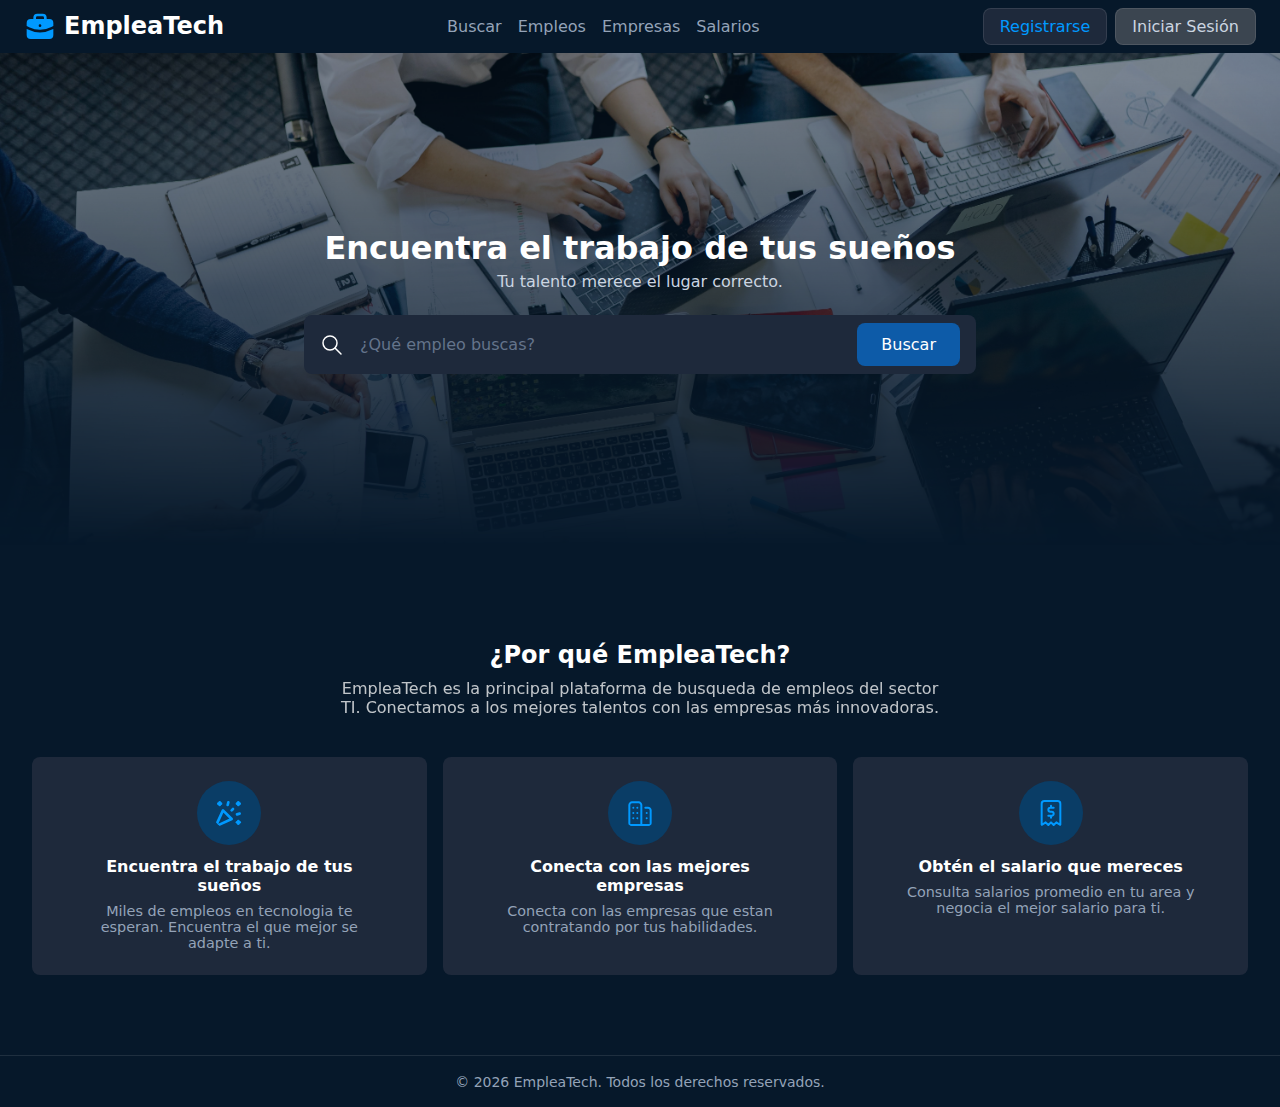
<file: index.html>
<!DOCTYPE html>
<html lang="es">
  <head>
    <meta charset="UTF-8" />
    <meta name="viewport" content="width=device-width, initial-scale=1.0" />
    <meta name="description" content="Plataforma para encontrar ofertas laborales." />
    <link rel="stylesheet" href="styles.css" />
    <title>EmpleaTech</title>
  </head>
  <body class="inicio">
    <header>
      <h3>
        <svg
          xmlns="http://www.w3.org/2000/svg"
          width="24"
          height="24"
          viewBox="0 0 24 24"
          fill="currentColor"
          class="icon icon-tabler icons-tabler-filled icon-tabler-briefcase"
        >
          <path stroke="none" d="M0 0h24v24H0z" fill="none" />
          <path
            d="M22 13.478v4.522a3 3 0 0 1 -3 3h-14a3 3 0 0 1 -3 -3v-4.522l.553 .277a20.999 20.999 0 0 0 18.897 -.002l.55 -.275zm-8 -11.478a3 3 0 0 1 3 3v1h2a3 3 0 0 1 3 3v2.242l-1.447 .724a19.002 19.002 0 0 1 -16.726 .186l-.647 -.32l-1.18 -.59v-2.242a3 3 0 0 1 3 -3h2v-1a3 3 0 0 1 3 -3h4zm-2 8a1 1 0 0 0 -1 1a1 1 0 1 0 2 .01c0 -.562 -.448 -1.01 -1 -1.01zm2 -6h-4a1 1 0 0 0 -1 1v1h6v-1a1 1 0 0 0 -1 -1z"
          />
        </svg>
        EmpleaTech
      </h3>
      <nav>
        <a href="#">Buscar</a>
        <a href="empleos.html">Empleos</a>
        <a href="#">Empresas</a>
        <a href="#">Salarios</a>
      </nav>
      <div>
        <a href="">Registrarse</a>
        <a href="">Iniciar Sesión</a>
      </div>
    </header>
    <main>
      <section>
        <img src="./background.webp" />
        <h1>Encuentra el trabajo de tus sueños</h1>
        <p>
          Tu talento merece el lugar correcto.
        </p>
        <form role="search">
          <svg
            xmlns="http://www.w3.org/2000/svg"
            width="24"
            height="24"
            viewBox="0 0 24 24"
            fill="none"
            stroke="currentColor"
            stroke-width="1.5"
            stroke-linecap="round"
            stroke-linejoin="round"
            class="icon icon-tabler icons-tabler-outline icon-tabler-search"
          >
            <path stroke="none" d="M0 0h24v24H0z" fill="none" />
            <path d="M10 10m-7 0a7 7 0 1 0 14 0a7 7 0 1 0 -14 0" />
            <path d="M21 21l-6 -6" />
          </svg>
          <input type="text" placeholder="¿Qué empleo buscas?" />
          <button type="submit">Buscar</button>
        </form>
      </section>
      <section>
        <header>
          <h2>¿Por qué EmpleaTech?</h2>
          <p>
            EmpleaTech es la principal plataforma de busqueda de empleos del
            sector TI. Conectamos a los mejores talentos con las empresas más
            innovadoras.
          </p>
        </header>
        <div>
          <article>
            <svg
              xmlns="http://www.w3.org/2000/svg"
              width="24"
              height="24"
              viewBox="0 0 24 24"
              fill="none"
              stroke="currentColor"
              stroke-width="2"
              stroke-linecap="round"
              stroke-linejoin="round"
              class="icon icon-tabler icons-tabler-outline icon-tabler-confetti"
            >
              <path stroke="none" d="M0 0h24v24H0z" fill="none" />
              <path d="M4 5h2" />
              <path d="M5 4v2" />
              <path d="M11.5 4l-.5 2" />
              <path d="M18 5h2" />
              <path d="M19 4v2" />
              <path d="M15 9l-1 1" />
              <path d="M18 13l2 -.5" />
              <path d="M18 19h2" />
              <path d="M19 18v2" />
              <path
                d="M14 16.518l-6.518 -6.518l-4.39 9.58a1 1 0 0 0 1.329 1.329l9.579 -4.39z"
              />
            </svg>
            <h4>Encuentra el trabajo de tus sueños</h4>
            <p>
              Miles de empleos en tecnologia te esperan. Encuentra el que mejor
              se adapte a ti.
            </p>
          </article>
          <article>
            <svg
              xmlns="http://www.w3.org/2000/svg"
              width="24"
              height="24"
              viewBox="0 0 24 24"
              fill="none"
              stroke="currentColor"
              stroke-width="1.5"
              stroke-linecap="round"
              stroke-linejoin="round"
              class="icon icon-tabler icons-tabler-outline icon-tabler-buildings"
            >
              <path stroke="none" d="M0 0h24v24H0z" fill="none" />
              <path d="M4 21v-15c0 -1 1 -2 2 -2h5c1 0 2 1 2 2v15" />
              <path d="M16 8h2c1 0 2 1 2 2v11" />
              <path d="M3 21h18" />
              <path d="M10 12v0" />
              <path d="M10 16v0" />
              <path d="M10 8v0" />
              <path d="M7 12v0" />
              <path d="M7 16v0" />
              <path d="M7 8v0" />
              <path d="M17 12v0" />
              <path d="M17 16v0" />
            </svg>
            <h4>Conecta con las mejores empresas</h4>
            <p>
              Conecta con las empresas que estan contratando por tus
              habilidades.
            </p>
          </article>
          <article>
            <svg
              xmlns="http://www.w3.org/2000/svg"
              width="24"
              height="24"
              viewBox="0 0 24 24"
              fill="none"
              stroke="currentColor"
              stroke-width="1.5"
              stroke-linecap="round"
              stroke-linejoin="round"
              class="icon icon-tabler icons-tabler-outline icon-tabler-receipt-2"
            >
              <path stroke="none" d="M0 0h24v24H0z" fill="none" />
              <path
                d="M5 21v-16a2 2 0 0 1 2 -2h10a2 2 0 0 1 2 2v16l-3 -2l-2 2l-2 -2l-2 2l-2 -2l-3 2"
              />
              <path
                d="M14 8h-2.5a1.5 1.5 0 0 0 0 3h1a1.5 1.5 0 0 1 0 3h-2.5m2 0v1.5m0 -9v1.5"
              />
            </svg>
            <h4>Obtén el salario que mereces</h4>
            <p>
              Consulta salarios promedio en tu area y negocia el mejor salario
              para ti.
            </p>
          </article>
        </div>
      </section>
    </main>
    <footer>
      <small>&copy; 2026 EmpleaTech. Todos los derechos reservados.</small>
    </footer>
  </body>
</html>
</file>
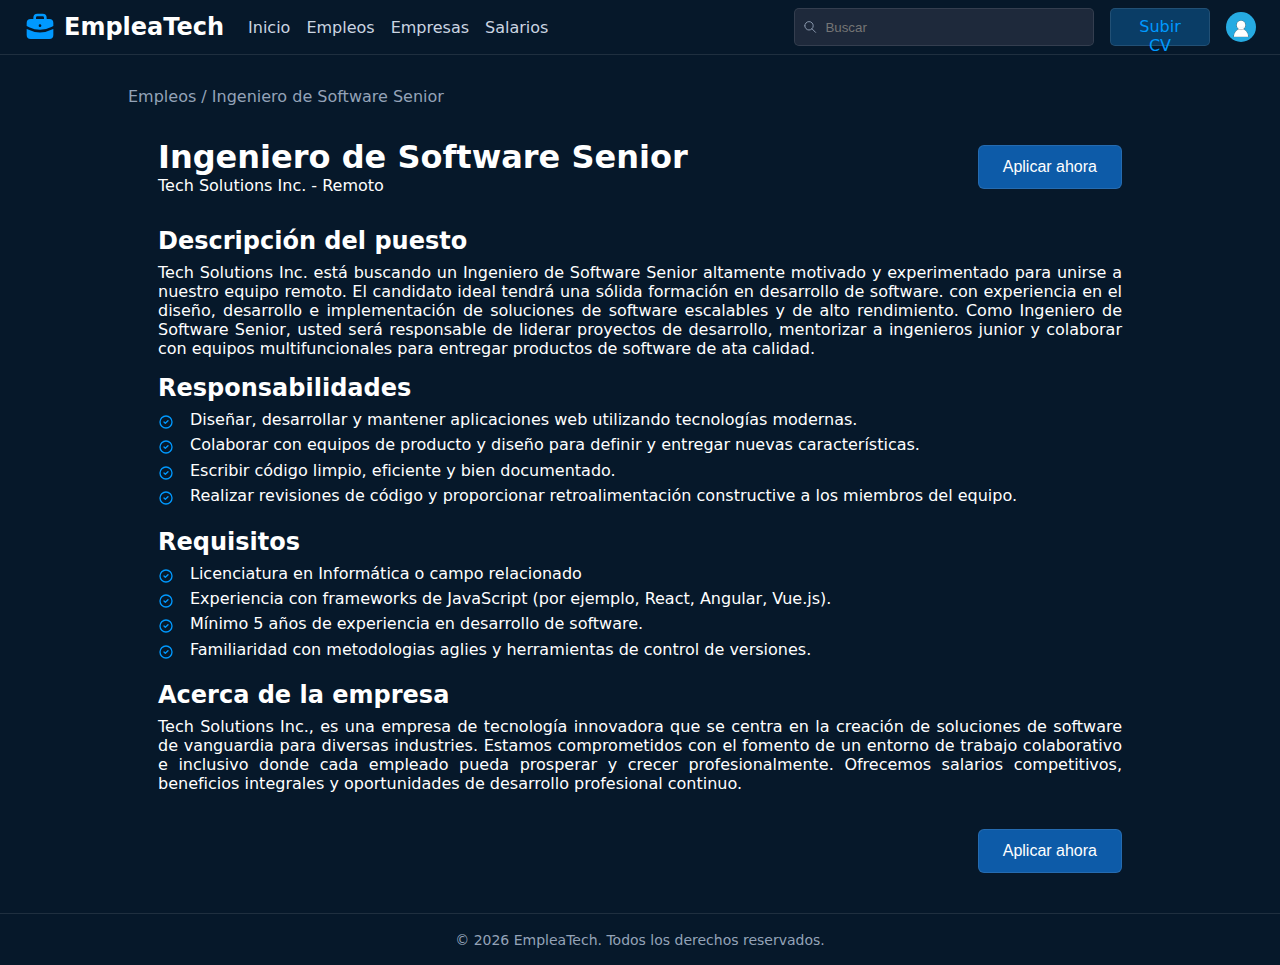
<file: detalles-empleo.html>
<!DOCTYPE html>
<html lang="es">
  <head>
    <meta charset="UTF-8" />
    <meta name="viewport" content="width=device-width, initial-scale=1.0" />
    <meta
      name="description"
      content="Detalles sobre la oferta laboral."
    />
    <link rel="stylesheet" href="./styles.css" />
    <script src="script.js" defer></script>
    <title>Detalles del empleo</title>
  </head>
  <body class="detalles-empleo">
    <header>
      <div>
        <h2>
          <svg
            xmlns="http://www.w3.org/2000/svg"
            width="24"
            height="24"
            viewBox="0 0 24 24"
            fill="currentColor"
            class="icon icon-tabler icons-tabler-filled icon-tabler-briefcase"
          >
            <path stroke="none" d="M0 0h24v24H0z" fill="none" />
            <path
              d="M22 13.478v4.522a3 3 0 0 1 -3 3h-14a3 3 0 0 1 -3 -3v-4.522l.553 .277a20.999 20.999 0 0 0 18.897 -.002l.55 -.275zm-8 -11.478a3 3 0 0 1 3 3v1h2a3 3 0 0 1 3 3v2.242l-1.447 .724a19.002 19.002 0 0 1 -16.726 .186l-.647 -.32l-1.18 -.59v-2.242a3 3 0 0 1 3 -3h2v-1a3 3 0 0 1 3 -3h4zm-2 8a1 1 0 0 0 -1 1a1 1 0 1 0 2 .01c0 -.562 -.448 -1.01 -1 -1.01zm2 -6h-4a1 1 0 0 0 -1 1v1h6v-1a1 1 0 0 0 -1 -1z"
            />
          </svg>
          EmpleaTech
        </h2>
        <nav>
          <a href="./index.html">Inicio</a>
          <a href="./empleos.html">Empleos</a>
          <a href="">Empresas</a>
          <a href="">Salarios</a>
        </nav>
      </div>
      <div>
        <form action="">
          <label>
            <svg
              xmlns="http://www.w3.org/2000/svg"
              width="16"
              height="16"
              viewBox="0 0 24 24"
              fill="none"
              stroke="currentColor"
              stroke-width="1.5"
              stroke-linecap="round"
              stroke-linejoin="round"
              class="icon icon-tabler icons-tabler-outline icon-tabler-search"
            >
              <path stroke="none" d="M0 0h24v24H0z" fill="none" />
              <path d="M10 10m-7 0a7 7 0 1 0 14 0a7 7 0 1 0 -14 0" />
              <path d="M21 21l-6 -6" />
            </svg>
            <input
              type="text"
              placeholder="Buscar"
            />
          </label>
        </form>
        <a href="">Subir CV</a>
        <a href=""><img src="profile.webp" alt="imagen de perfil" /></a>
      </div>
    </header>
    <main>
      <p><span>Empleos / </span>Ingeniero de Software Senior</p>
      <div>
        <section class="primer-section">
          <div>
            <h1>Ingeniero de Software Senior</h1>
            <p>Tech Solutions Inc. - Remoto</p>
          </div>
          <button class="btn-aplicar">Aplicar ahora</button>
        </section>
        <section>
          <h2>Descripción del puesto</h2>
          <p class="parrafo">Tech Solutions Inc. está buscando un Ingeniero de Software Senior altamente motivado y experimentado para unirse a nuestro equipo remoto. El candidato ideal tendrá una sólida formación en desarrollo de software. con experiencia en el diseño, desarrollo e implementación de soluciones de software escalables y de alto rendimiento. Como Ingeniero de Software Senior, usted será responsable de liderar proyectos de desarrollo, mentorizar a ingenieros junior y colaborar con equipos multifuncionales para entregar productos de software de ata calidad.</p>
        </section>
        <section>
          <h2>Responsabilidades</h2>
          <ul>
            <li>
              <svg xmlns="http://www.w3.org/2000/svg" width="24" height="24" viewBox="0 0 24 24" fill="none" stroke="currentColor" stroke-width="2" stroke-linecap="round" stroke-linejoin="round" class="icon icon-tabler icons-tabler-outline icon-tabler-circle-check"><path stroke="none" d="M0 0h24v24H0z" fill="none"/><path d="M12 12m-9 0a9 9 0 1 0 18 0a9 9 0 1 0 -18 0" /><path d="M9 12l2 2l4 -4" /></svg>Diseñar, desarrollar y mantener aplicaciones web utilizando tecnologías modernas.</li>
            <li><svg xmlns="http://www.w3.org/2000/svg" width="24" height="24" viewBox="0 0 24 24" fill="none" stroke="currentColor" stroke-width="2" stroke-linecap="round" stroke-linejoin="round" class="icon icon-tabler icons-tabler-outline icon-tabler-circle-check"><path stroke="none" d="M0 0h24v24H0z" fill="none"/><path d="M12 12m-9 0a9 9 0 1 0 18 0a9 9 0 1 0 -18 0" /><path d="M9 12l2 2l4 -4" /></svg>Colaborar con equipos de producto y diseño para definir y entregar nuevas características.</li>
            <li><svg xmlns="http://www.w3.org/2000/svg" width="24" height="24" viewBox="0 0 24 24" fill="none" stroke="currentColor" stroke-width="2" stroke-linecap="round" stroke-linejoin="round" class="icon icon-tabler icons-tabler-outline icon-tabler-circle-check"><path stroke="none" d="M0 0h24v24H0z" fill="none"/><path d="M12 12m-9 0a9 9 0 1 0 18 0a9 9 0 1 0 -18 0" /><path d="M9 12l2 2l4 -4" /></svg>Escribir código limpio, eficiente y bien documentado.</li>
            <li><svg xmlns="http://www.w3.org/2000/svg" width="24" height="24" viewBox="0 0 24 24" fill="none" stroke="currentColor" stroke-width="2" stroke-linecap="round" stroke-linejoin="round" class="icon icon-tabler icons-tabler-outline icon-tabler-circle-check"><path stroke="none" d="M0 0h24v24H0z" fill="none"/><path d="M12 12m-9 0a9 9 0 1 0 18 0a9 9 0 1 0 -18 0" /><path d="M9 12l2 2l4 -4" /></svg>Realizar revisiones de código y proporcionar retroalimentación constructive a los miembros del equipo.</li>
          </ul>
        </section>
        <section>
          <h2>Requisitos</h2>
          <ul>
            <li><svg xmlns="http://www.w3.org/2000/svg" width="24" height="24" viewBox="0 0 24 24" fill="none" stroke="currentColor" stroke-width="2" stroke-linecap="round" stroke-linejoin="round" class="icon icon-tabler icons-tabler-outline icon-tabler-circle-check"><path stroke="none" d="M0 0h24v24H0z" fill="none"/><path d="M12 12m-9 0a9 9 0 1 0 18 0a9 9 0 1 0 -18 0" /><path d="M9 12l2 2l4 -4" /></svg>Licenciatura en Informática o campo relacionado</li>
            <li><svg xmlns="http://www.w3.org/2000/svg" width="24" height="24" viewBox="0 0 24 24" fill="none" stroke="currentColor" stroke-width="2" stroke-linecap="round" stroke-linejoin="round" class="icon icon-tabler icons-tabler-outline icon-tabler-circle-check"><path stroke="none" d="M0 0h24v24H0z" fill="none"/><path d="M12 12m-9 0a9 9 0 1 0 18 0a9 9 0 1 0 -18 0" /><path d="M9 12l2 2l4 -4" /></svg>Experiencia con frameworks de JavaScript (por ejemplo, React, Angular, Vue.js).</li>
            <li><svg xmlns="http://www.w3.org/2000/svg" width="24" height="24" viewBox="0 0 24 24" fill="none" stroke="currentColor" stroke-width="2" stroke-linecap="round" stroke-linejoin="round" class="icon icon-tabler icons-tabler-outline icon-tabler-circle-check"><path stroke="none" d="M0 0h24v24H0z" fill="none"/><path d="M12 12m-9 0a9 9 0 1 0 18 0a9 9 0 1 0 -18 0" /><path d="M9 12l2 2l4 -4" /></svg>Mínimo 5 años de experiencia en desarrollo de software.</li>
            <li><svg xmlns="http://www.w3.org/2000/svg" width="24" height="24" viewBox="0 0 24 24" fill="none" stroke="currentColor" stroke-width="2" stroke-linecap="round" stroke-linejoin="round" class="icon icon-tabler icons-tabler-outline icon-tabler-circle-check"><path stroke="none" d="M0 0h24v24H0z" fill="none"/><path d="M12 12m-9 0a9 9 0 1 0 18 0a9 9 0 1 0 -18 0" /><path d="M9 12l2 2l4 -4" /></svg>Familiaridad con metodologias aglies y herramientas de control de versiones.</li>
          </ul>
        </section>
        <section>
          <h2>Acerca de la empresa</h2>
          <p class="parrafo">Tech Solutions Inc., es una empresa de tecnología innovadora que se centra en la creación de soluciones de software de vanguardia para diversas industries. Estamos comprometidos con el fomento de un entorno de trabajo colaborativo e inclusivo donde cada empleado pueda prosperar y crecer profesionalmente. Ofrecemos salarios competitivos, beneficios integrales y oportunidades de desarrollo profesional continuo.</p>
        </section>
        <button class="btn-aplicar ult-btn-aplicar">Aplicar ahora</button>
      </div>
    </main>
    <footer>
      <small>&copy; 2026 EmpleaTech. Todos los derechos reservados.</small>
    </footer>
  </body>
</html>
</file>
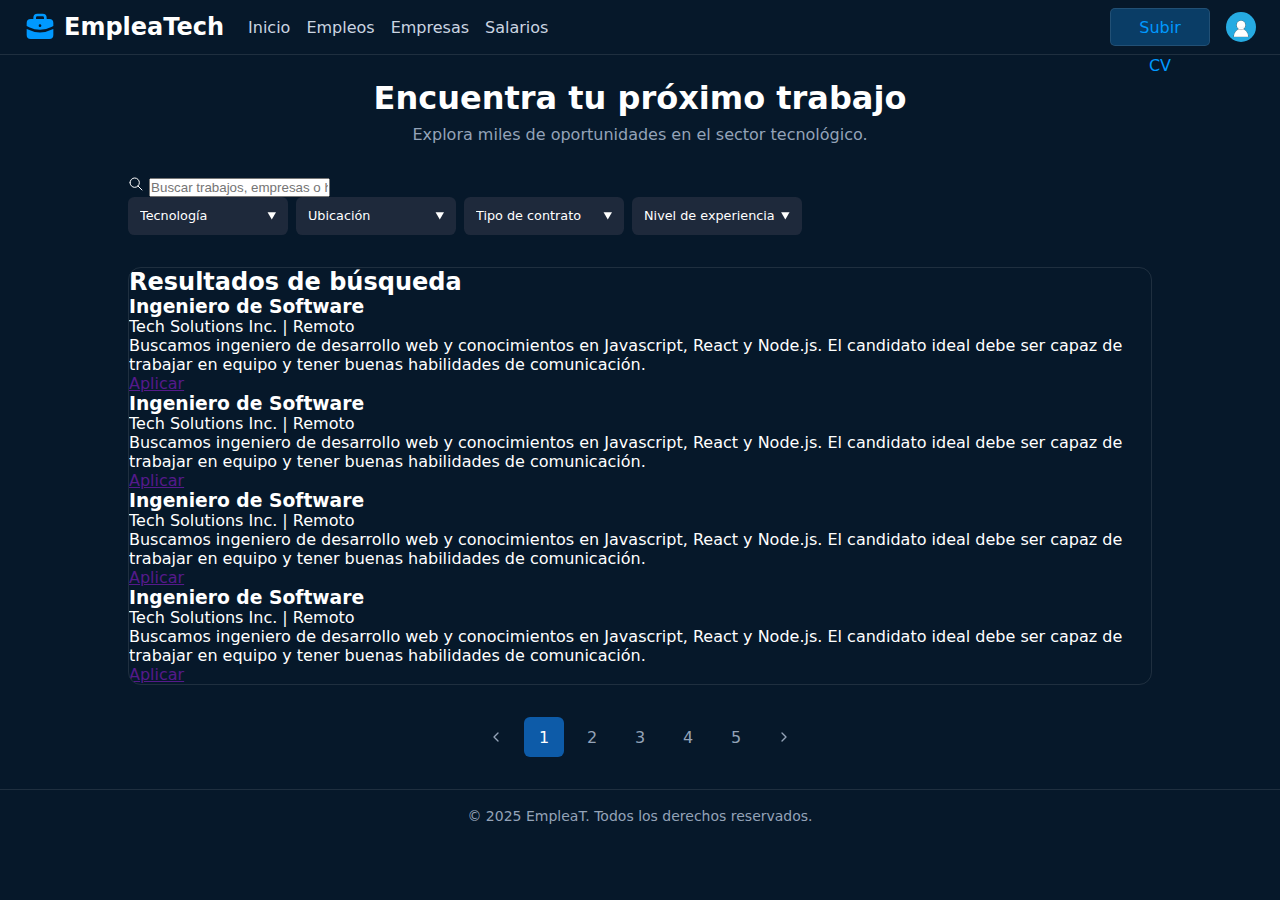
<file: empleo.html>
<!DOCTYPE html>
<html lang="es">
  <head>
    <title>Resultados de Búsqueda - EmpleaTech</title>
    <meta charset="UTF-8" />
    <meta
      name="description"
      content="Resultados de búsqueda de ofertas laborales en EmpleaTech."
    />
    <link rel="stylesheet" href="./styles.css" />
  </head>
  <body class="empleos">
    <header>
      <div>
        <h2>
          <svg
            xmlns="http://www.w3.org/2000/svg"
            width="24"
            height="24"
            viewBox="0 0 24 24"
            fill="currentColor"
            class="icon icon-tabler icons-tabler-filled icon-tabler-briefcase"
          >
            <path stroke="none" d="M0 0h24v24H0z" fill="none" />
            <path
              d="M22 13.478v4.522a3 3 0 0 1 -3 3h-14a3 3 0 0 1 -3 -3v-4.522l.553 .277a20.999 20.999 0 0 0 18.897 -.002l.55 -.275zm-8 -11.478a3 3 0 0 1 3 3v1h2a3 3 0 0 1 3 3v2.242l-1.447 .724a19.002 19.002 0 0 1 -16.726 .186l-.647 -.32l-1.18 -.59v-2.242a3 3 0 0 1 3 -3h2v-1a3 3 0 0 1 3 -3h4zm-2 8a1 1 0 0 0 -1 1a1 1 0 1 0 2 .01c0 -.562 -.448 -1.01 -1 -1.01zm2 -6h-4a1 1 0 0 0 -1 1v1h6v-1a1 1 0 0 0 -1 -1z"
            />
          </svg>
          EmpleaTech
        </h2>
        <nav>
          <a href="./index.html">Inicio</a>
          <a href="">Empleos</a>
          <a href="">Empresas</a>
          <a href="">Salarios</a>
        </nav>
      </div>
      <div>
        <a href="">Subir CV</a>
        <a href=""><img src="profile.webp" alt="imagen de perfil" /></a>
      </div>
    </header>
    <main>
      <section>
        <h1>Encuentra tu próximo trabajo</h1>
        <p>Explora miles de oportunidades en el sector tecnológico.</p>
        <form action="">
          <div>
            <svg
              xmlns="http://www.w3.org/2000/svg"
              width="16"
              height="16"
              viewBox="0 0 24 24"
              fill="none"
              stroke="currentColor"
              stroke-width="1.5"
              stroke-linecap="round"
              stroke-linejoin="round"
              class="icon icon-tabler icons-tabler-outline icon-tabler-search"
            >
              <path stroke="none" d="M0 0h24v24H0z" fill="none" />
              <path d="M10 10m-7 0a7 7 0 1 0 14 0a7 7 0 1 0 -14 0" />
              <path d="M21 21l-6 -6" />
            </svg>
            <input
              type="text"
              placeholder="Buscar trabajos, empresas o habilidades"
            />
          </div>
          <div>
            <select name="" id="">
              <option value="">Tecnología</option>
            </select>
            <select name="" id="">
              <option value="">Ubicación</option>
            </select>
            <select name="" id="">
              <option value="">Tipo de contrato</option>
            </select>
            <select name="" id="">
              <option value="">Nivel de experiencia</option>
            </select>
          </div>
        </form>
      </section>
      <section>
        <h2>Resultados de búsqueda</h2>
        <div>
          <h3>Ingeniero de Software</h3>
          <p>Tech Solutions Inc. | Remoto</p>
          <p>
            Buscamos ingeniero de desarrollo web y conocimientos en Javascript,
            React y Node.js. El candidato ideal debe ser capaz de trabajar en
            equipo y tener buenas habilidades de comunicación.
          </p>
          <a href="">Aplicar</a>
        </div>
        <div>
          <h3>Ingeniero de Software</h3>
          <p>Tech Solutions Inc. | Remoto</p>
          <p>
            Buscamos ingeniero de desarrollo web y conocimientos en Javascript,
            React y Node.js. El candidato ideal debe ser capaz de trabajar en
            equipo y tener buenas habilidades de comunicación.
          </p>
          <a href="">Aplicar</a>
        </div>
        <div>
          <h3>Ingeniero de Software</h3>
          <p>Tech Solutions Inc. | Remoto</p>
          <p>
            Buscamos ingeniero de desarrollo web y conocimientos en Javascript,
            React y Node.js. El candidato ideal debe ser capaz de trabajar en
            equipo y tener buenas habilidades de comunicación.
          </p>
          <a href="">Aplicar</a>
        </div>
        <div>
          <h3>Ingeniero de Software</h3>
          <p>Tech Solutions Inc. | Remoto</p>
          <p>
            Buscamos ingeniero de desarrollo web y conocimientos en Javascript,
            React y Node.js. El candidato ideal debe ser capaz de trabajar en
            equipo y tener buenas habilidades de comunicación.
          </p>
          <a href="">Aplicar</a>
        </div>
      </section>
      <nav class="pagination">
        <a href="#">
          <svg
            xmlns="http://www.w3.org/2000/svg"
            width="16"
            height="16"
            viewBox="0 0 24 24"
            fill="none"
            stroke="currentColor"
            stroke-width="2"
            stroke-linecap="round"
            stroke-linejoin="round"
            class="icon icon-tabler icons-tabler-outline icon-tabler-chevron-left"
          >
            <path stroke="none" d="M0 0h24v24H0z" fill="none" />
            <path d="M15 6l-6 6l6 6" />
          </svg>
        </a>
        <a href="#" class="is-active" tabindex="-1">1</a>
        <a href="#">2</a>
        <a href="#">3</a>
        <a href="#">4</a>
        <a href="#">5</a>
        <a href="#">
          <svg
            xmlns="http://www.w3.org/2000/svg"
            width="16"
            height="16"
            viewBox="0 0 24 24"
            fill="none"
            stroke="currentColor"
            stroke-width="2"
            stroke-linecap="round"
            stroke-linejoin="round"
            class="icon icon-tabler icons-tabler-outline icon-tabler-chevron-right"
          >
            <path stroke="none" d="M0 0h24v24H0z" fill="none" />
            <path d="M9 6l6 6l-6 6" />
          </svg>
        </a>
      </nav>
    </main>
    <footer>
      <small>&copy; 2025 EmpleaT. Todos los derechos reservados.</small>
    </footer>
  </body>
</html>
</file>
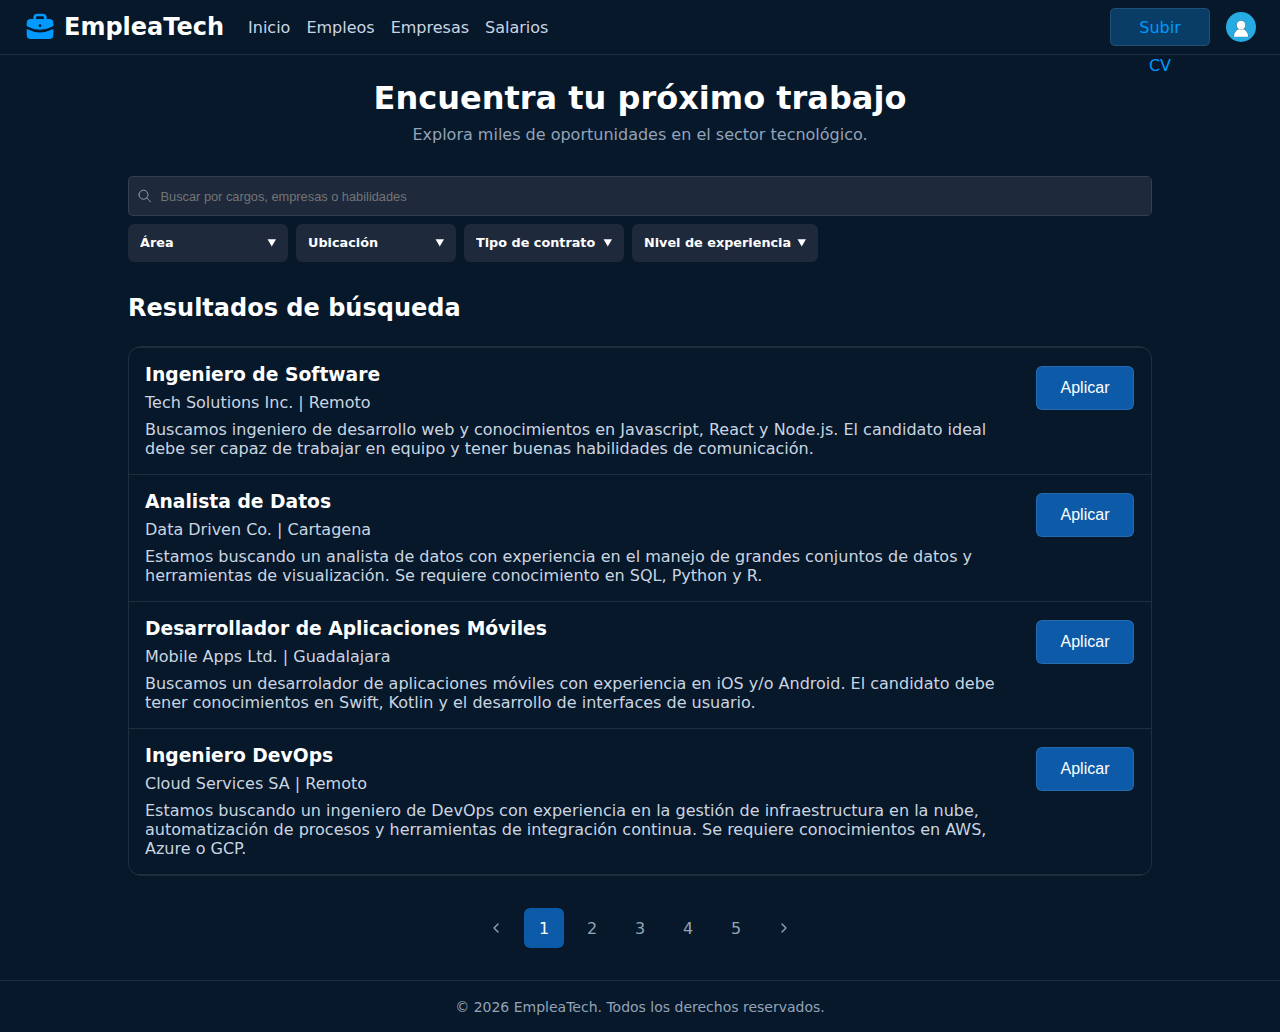
<file: empleos.html>
<!DOCTYPE html>
<html lang="es">
  <head>
    <meta charset="UTF-8" />
    <meta name="viewport" content="width=device-width, initial-scale=1.0" />
    <meta name="description" content="Resultados de búsqueda de ofertas laborales en EmpleaTech." />
    <link rel="stylesheet" href="./styles.css" />
    <script src="script.js" defer></script>
    <title>Resultados búsqueda</title>
  </head>
  <body class="empleos">
    <header>
      <div>
        <h2>
          <svg
            xmlns="http://www.w3.org/2000/svg"
            width="24"
            height="24"
            viewBox="0 0 24 24"
            fill="currentColor"
            class="icon icon-tabler icons-tabler-filled icon-tabler-briefcase"
          >
            <path stroke="none" d="M0 0h24v24H0z" fill="none" />
            <path
              d="M22 13.478v4.522a3 3 0 0 1 -3 3h-14a3 3 0 0 1 -3 -3v-4.522l.553 .277a20.999 20.999 0 0 0 18.897 -.002l.55 -.275zm-8 -11.478a3 3 0 0 1 3 3v1h2a3 3 0 0 1 3 3v2.242l-1.447 .724a19.002 19.002 0 0 1 -16.726 .186l-.647 -.32l-1.18 -.59v-2.242a3 3 0 0 1 3 -3h2v-1a3 3 0 0 1 3 -3h4zm-2 8a1 1 0 0 0 -1 1a1 1 0 1 0 2 .01c0 -.562 -.448 -1.01 -1 -1.01zm2 -6h-4a1 1 0 0 0 -1 1v1h6v-1a1 1 0 0 0 -1 -1z"
            />
          </svg>
          EmpleaTech
        </h2>
        <nav>
          <a href="./index.html">Inicio</a>
          <a href="">Empleos</a>
          <a href="">Empresas</a>
          <a href="">Salarios</a>
        </nav>
      </div>
      <div>
        <a href="">Subir CV</a>
        <a href=""><img src="profile.webp" alt="imagen de perfil" /></a>
      </div>
    </header>
    <main>
      <section>
        <h1>Encuentra tu próximo trabajo</h1>
        <p>Explora miles de oportunidades en el sector tecnológico.</p>
        <form id="formulario-empleos">
          <label>
            <svg
              xmlns="http://www.w3.org/2000/svg"
              width="16"
              height="16"
              viewBox="0 0 24 24"
              fill="none"
              stroke="currentColor"
              stroke-width="1.5"
              stroke-linecap="round"
              stroke-linejoin="round"
              class="icon icon-tabler icons-tabler-outline icon-tabler-search"
            >
              <path stroke="none" d="M0 0h24v24H0z" fill="none" />
              <path d="M10 10m-7 0a7 7 0 1 0 14 0a7 7 0 1 0 -14 0" />
              <path d="M21 21l-6 -6" />
            </svg>
            <input
              id="buscador-empleos"
              name="search"
              type="text"
              placeholder="Buscar por cargos, empresas o habilidades"
            />
          </label>
          <div>
            <select name="area" id="">
              <button><selectedcontent></selectedcontent></button>
              <option value="">Área</option>
            </select>
            <select name="location" id="filtro-ubicacion">
              <button><selectedcontent></selectedcontent></button>
              <option value="" selected disabled hidden>Ubicación</option>
              <option value="all">Todas</option>
              <option value="Cartagena">Cartagena</option>
              <option value="Guadalajara">Guadalajara</option>
              <option value="Remoto">Remoto</option>
            </select>
            <select name="contract" id="">
              <button><selectedcontent></selectedcontent></button>
              <option value="">Tipo de contrato</option>
              <option value="">Obra labor</option>
            </select>
            <select name="experience" id="">
              <button><selectedcontent></selectedcontent></button>
              <option value="">Nivel de experiencia</option>
            </select>
          </div>
        </form>
      </section>
      <h2>Resultados de búsqueda</h2>
      <section class="contenedor-ofertas"> 
        <article tabindex="0" role="link" class="tarjeta-oferta">
          <h3>Ingeniero de Software</h3>
          <p>Tech Solutions Inc. | <span class="ubicacion">Remoto</span></p>
          <p>
            Buscamos ingeniero de desarrollo web y conocimientos en Javascript,
            React y Node.js. El candidato ideal debe ser capaz de trabajar en
            equipo y tener buenas habilidades de comunicación.
          </p>
          <button class="btn-aplicar">Aplicar</button>
        </article>
        <article tabindex="0" role="link" class="tarjeta-oferta">
          <h3>Analista de Datos</h3>
          <p>Data Driven Co. | <span class="ubicacion">Cartagena</span></p>
          <p>
            Estamos buscando un analista de datos con experiencia en el manejo
            de grandes conjuntos de datos y herramientas de visualización. Se
            requiere conocimiento en SQL, Python y R.
          </p>
          <button class="btn-aplicar">Aplicar</button>
        </article>
        <article tabindex="0" role="link" class="tarjeta-oferta">
          <h3>Desarrollador de Aplicaciones Móviles</h3>
          <p>Mobile Apps Ltd. | <span class="ubicacion">Guadalajara</span></p>
          <p>
            Buscamos un desarrolador de aplicaciones móviles con experiencia en iOS y/o Android. El candidato debe tener conocimientos en Swift, Kotlin y el desarrollo de interfaces de usuario.
          </p>
          <button class="btn-aplicar">Aplicar</button>
        </article>
        <article tabindex="0" role="link" class="tarjeta-oferta">
          <h3>Ingeniero DevOps</h3>
          <p>Cloud Services SA | <span class="ubicacion">Remoto</span></p>
          <p>
            Estamos buscando un ingeniero de DevOps con experiencia en la gestión de infraestructura en la nube, automatización de procesos y herramientas de integración continua. Se requiere conocimientos en AWS, Azure o GCP.
          </p>
          <button class="btn-aplicar">Aplicar</button>
        </article>
      </section>
      <nav class="pagination">
        <a href="#">
          <svg
            xmlns="http://www.w3.org/2000/svg"
            width="16"
            height="16"
            viewBox="0 0 24 24"
            fill="none"
            stroke="currentColor"
            stroke-width="2"
            stroke-linecap="round"
            stroke-linejoin="round"
            class="icon icon-tabler icons-tabler-outline icon-tabler-chevron-left"
          >
            <path stroke="none" d="M0 0h24v24H0z" fill="none" />
            <path d="M15 6l-6 6l6 6" />
          </svg>
        </a>
        <a href="#" class="is-active" tabindex="-1">1</a>
        <a href="#">2</a>
        <a href="#">3</a>
        <a href="#">4</a>
        <a href="#">5</a>
        <a href="#">
          <svg
            xmlns="http://www.w3.org/2000/svg"
            width="16"
            height="16"
            viewBox="0 0 24 24"
            fill="none"
            stroke="currentColor"
            stroke-width="2"
            stroke-linecap="round"
            stroke-linejoin="round"
            class="icon icon-tabler icons-tabler-outline icon-tabler-chevron-right"
          >
            <path stroke="none" d="M0 0h24v24H0z" fill="none" />
            <path d="M9 6l6 6l-6 6" />
          </svg>
        </a>
      </nav>
    </main>
    <footer>
      <small>&copy; 2026 EmpleaTech. Todos los derechos reservados.</small>
    </footer>
  </body>
</html>
</file>
<file: styles.css>
* {
  margin: 0;
  padding: 0;
  box-sizing: border-box;
}

:root {
  --primary: #3b4550;
  --primary-dark: #0a3d66;
  --primary-hover: #0d5ba8;
  --primary-light: #09f;
  --background: #06182a;
  --text-primary: #ffffff;
  --text-secondary: #cbd5e1;
  --text-muted: #94a3b8;
  --border: rgba(255, 255, 255, 0.1);
  --card-bg: #1e293b;
  --shadow: rgba(0, 0, 0, 0.3);
  --input-bg: #1e293b;
  --hsla-example: hsla(210, 100%, 56%, 1);
}

@font-face {
  font-family: "Inter Variable";
  font-style: normal;
  font-display: swap;
  font-weight: 100 900;
  src: url(https://cdn.jsdelivr.net/fontsource/fonts/inter:vf@latest/latin-wght-normal.woff2)
    format("woff2-variations");
  unicode-range: U+0000-00FF, U+0131, U+0152-0153, U+02BB-02BC, U+02C6, U+02DA,
    U+02DC, U+0304, U+0308, U+0329, U+2000-206F, U+20AC, U+2122, U+2191, U+2193,
    U+2212, U+2215, U+FEFF, U+FFFD;
}

body.inicio {
  font-family: system-ui;
  background-color: var(--background);
  color: var(--text-primary);
  min-height: 100dvh;
  display: flex;
  flex-direction: column;

  header {
    display: flex;
    justify-content: space-between;
    align-items: center;
    padding: 0.5rem 1.5rem;

    @media screen and (max-width: 790px) {
      & {
        flex-direction: column;
        align-items: center;
        gap: 1rem;
      }
    }

    h3 {
      display: flex;
      align-items: center;
      line-height: 1.2;
      align-items: center;
      gap: 0.5rem;
      font-size: 1.5rem;

      svg {
        width: 2rem;
        height: 2rem;
        color: var(--primary-light);
      }
    }

    nav {
      display: flex;
      gap: 1rem;

      a {
        text-decoration: none;
        color: var(--text-muted);
        transition: all 0.2s;

        &:hover,
        &:focus {
          color: var(--primary-light);
          outline: none;
        }
      }
    }

    div {
      display: flex;
      gap: 0.5rem;

      a {
        display: inline-flex;
        align-items: center;
        text-align: center;
        text-decoration: none;
        border: 1px solid var(--border);
        padding: 0.5rem 1rem;
        border-radius: 0.5rem;
        transition: all 0.2s;

        &:first-child {
          color: var(--primary-light);
          background-color: var(--input-bg);

          &:hover,
          &:focus {
            color: var(--text-primary);
            background-color: var(--primary-hover);
          }
        }

        &:last-child {
          color: var(--text-secondary);
          background-color: var(--primary);

          &:hover,
          &:focus {
            color: var(--text-primary);
            background-color: var(--primary-hover);
          }
        }
      }
    }
  }

  main {
    section:nth-child(1) {
      height: 500px;
      display: flex;
      flex-direction: column;
      justify-content: center;
      align-items: center;
      position: relative;
      padding: 0 2rem;

      img {
        position: absolute;
        width: 100%;
        height: 100%;
        object-fit: cover;
        z-index: -1;
        left: 0;
        right: 0;
        opacity: 0.5;
        mask-image: linear-gradient(
          to bottom,
          rgba(16, 25, 34, 1) 5%,
          rgba(16, 25, 34, 0) 99%
        );
      }

      h1 {
        text-align: center;
        line-height: 1;
      }

      p {
        margin-top: 0.5rem;
        margin-bottom: 1.5rem;
        color: var(--text-secondary);
        text-align: center;
        
      }

      form {
        max-width: 42rem;
        width: 100%;
        display: flex;
        align-items: center;
        background-color: var(--input-bg);
        border-radius: 0.5rem;
        padding: 0.5rem 1rem;
        gap: 0.5rem;

        & input[type="text"] {
          flex: 1;
          background: transparent;
          border: none;
          outline: none;
          color: var(--text-primary);
          padding: 0.75rem 0.5rem;
          font-size: 1rem;
          font-family: inherit;

          &::placeholder {
            color: #64748b;
          }
        }

        button {
          padding: 0.75rem 1.5rem;
          border-radius: 0.5rem;
          background-color: var(--primary-hover);
          color: white;
          font-weight: 400;
          border: none;
          cursor: pointer;
          transition: background-color 0.2s;
          font-family: inherit;
          font-size: 1rem;
          white-space: nowrap;

          &:hover,
          &:focus {
            background-color: var(--primary-light);
          }
        }
      }
    }

    section:nth-child(2) {
      padding: 5rem 2rem;

      header {
        display: flex;
        gap: 2px;
        flex-direction: column;
        text-align: center;

        p {
          max-width: 600px;
          opacity: 0.75;
          margin-top: 0.5rem;
          margin-bottom: 2rem;
        }
      }

      div {
        display: grid;
        grid-auto-rows: 1fr;
        align-items: stretch;
        grid-template-columns: repeat(auto-fit, minmax(280px, 1fr));
        gap: 1rem;

        article {
          text-align: center;
          padding: 1.5rem 3rem;
          background-color: var(--card-bg);
          border-radius: 0.5rem;

          svg {
            color: var(--primary-light);
            background-color: var(--primary-dark);
            width: 64px;
            height: 64px;
            padding: 16px;
            border-radius: 100%;
          }

          h4 {
            margin: 0.5rem 0;
          }

          p {
            color: var(--text-muted);
            font-size: 0.9rem;
          }
        }
      }
    }
  }
}

body.empleos {
  font-family: system-ui;
  background-color: var(--background);
  color: var(--text-primary);
  min-height: 100vh;

  header {
    display: flex;
    justify-content: space-between;
    padding: 0.5rem 1.5rem;
    border-bottom: 1px solid var(--border);
    gap: 1rem;

    @media screen and (max-width: 700px) {
      
      & {
        flex-direction: column;
        align-items: center;
        padding: 0.5rem 2rem;
      }

      & > div:nth-of-type(1) {
          flex-direction: column;
          gap: 1rem;
        }

      /* & > div:nth-child(2) {
        flex: none;

        & > form {
          width: 300px;
        }
      } */
    }

    & > div {
      display: flex;
      align-items: center;
      gap: 1.5rem;

      nav {
        display: flex;
        align-items: center;
        gap: 1rem;

        a {
          text-decoration: none;
          color: var(--text-secondary);
          transition: color 0.2s;

          &:hover,
          &:focus {
            color: var(--primary-light);
            outline: none;
          }
        }
      }
    }

    & > div:nth-of-type(1) h2 {
      font-size: 1.5rem;
      line-height: 1.2;
      display: flex;
      align-items: center;
      gap: 0.5rem;

      svg {
        width: 2rem;
        height: 2rem;
        color: var(--primary-light);
      }
    }

    & > div:nth-of-type(2) {
      gap: 1rem;

      a:first-child {
        display: block;
        width: 100px;
        height: 38px;
        line-height: 38px;
        text-align: center;
        flex-shrink: 0;
        border: 1px solid var(--border);
        padding: 0 1rem;
        border-radius: 5px;
        text-decoration: none;
        color: var(--primary-light);
        background-color: var(--primary-dark);

        &:hover {
          background-color: var(--primary-hover);
          color: var(--text-primary);
        }
      }

      a:last-child {
        height: 30px;

        img {
          width: 30px;
          height: 30px;
          border-radius: 50%;
        }
      }
    }
  }

  main {
    padding: 0 10%;
    margin: 0 auto;

    section:nth-of-type(1) {
      h1:first-child {
        text-align: center;
        margin: 1.5rem 0 0.5rem 0;
      }
      p:nth-child(2) {
        text-align: center;
        color: var(--text-muted);
      }

      form {
        margin: 2rem 0;
        width: 100%;
        max-width: 1280px;

        & > label {
          display: flex;
          height: 40px;
          background-color: var(--input-bg);
          border: 1px solid var(--border);
          border-radius: 5px;
          margin-bottom: 0.5rem;
          transition: box-shadow 0.25s ease, border 0.25s ease;

          &:has(input:focus) {
            box-shadow: 0 4px 16px rgba(0, 150, 255, 0.25);
            border: 1px solid rgba(0, 150, 255, 0.4);
          }

          &:hover {
            cursor: text;
            box-shadow: 0 4px 16px rgba(0, 150, 255, 0.25);
          }

          svg {
            border: none;
            color: var(--text-muted);
            margin: auto 0.5rem;
          }
          input {
            background-color: var(--input-bg);
            border: none;
            color: var(--text-primary);
            padding: 0.5rem 0;
            width: 100%;
            font-size: 0.8rem;

            &:focus {
              outline: none;
            }

            /* Color de letra y de fondo para el autocompletado */
            /* Chrome, Safari, Edge */
            &:-webkit-autofill {
              background-color: var(--input-bg) !important;
              -webkit-box-shadow: 0 0 0px 1000px var(--input-bg) inset !important;
              -webkit-text-fill-color: var(--text-primary) !important;
            }
            /* Firefox */
            &:-moz-autofill {
              background-color: var(--input-bg) !important;
              color: var(--text-primary) !important;
            }
          }
        }
        & > div:last-child {
          display: flex;
          align-items: center;
          flex-wrap: wrap;
          gap: 0.5rem;

          select,
          ::picker(select) {
            appearance: base-select;
          }

          select {
            background-color: var(--input-bg);
            border: none;
            font-size: 0.8rem;
            color: var(--text-primary);
            padding: 0 0.75rem;
            border-radius: 0.4rem;
            min-width: 160px;
            height: 38px;
            line-height: 38px; /* centra verticalmente el texto */
            white-space: nowrap;
            overflow: hidden;
            text-overflow: ellipsis;
            vertical-align: middle;
            box-sizing: border-box;
            cursor: pointer;
            transition: all 0.2s;

            
            @media screen and (max-width: 890px) {
              & {
                flex: 1 1 160px;
                min-width: 120px;
              }
            }

            &:hover {
              background-color: var(--primary-hover);
              color: white;
            }
            &:focus {
              outline: 2px solid var(--primary-hover);
              outline-offset: 2px;
            }
            selectedcontent {
              font-weight: 600;
            }
            &::picker-icon {
              transition: all 0.1s;
            }
            &:open::picker-icon {
              transform: rotate(180deg);
            }
            &::picker(select) {
              background-color: var(--input-bg);
              color: var(--text-primary);
              border: none;
              border-radius: 0.6rem;
            }
            option {
              font-size: 0.8rem;
              padding: 0.5rem;

              &:checked {
                background-color: var(--primary-hover);
              }
            }
          }
        }
      }
    }

    & > h2 {
      margin-bottom: 1.5rem;
    }

    section:nth-of-type(2) {
      border: 1px solid var(--border);
      border-radius: 0.8rem;
      overflow: hidden;

      & > article {
        border-top: 1px solid var(--border);
        border-left: none;
        border-right: none;
        border-bottom: none;
        display: grid;
        grid-template-columns: 1fr 100px;
        grid-template-areas:
          "role apply"
          "company apply"
          "description .";
        gap: 0.5rem;
        padding: 1rem;
        cursor: pointer;

        &.is-hidden {
          display: none;
        }

        &:focus {
          outline: none;
          box-shadow: inset 0 0 0 2px var(--primary-hover);
        }
      }

      & > article:last-child {
        border-bottom: 1px solid var(--border);
      }

      & > article > h3 {
        grid-area: role;
      }

      & > article > p:first-of-type {
        grid-area: company;
        color: var(--text-secondary);
      }

      & > article > p:nth-of-type(2) {
        grid-area: description;
        color: var(--text-secondary);
      }

      & > article > .btn-aplicar {
        grid-area: apply;
        align-self: center;
        justify-self: center;
        border: 1px solid var(--border);
        padding: 0.75rem 1.5rem;
        color: var(--text-primary);
        background-color: var(--primary-hover);
        border-radius: 6px;
        font-size: 1rem;

        &:hover,
        &:focus {
          background-color: var(--primary-light);
          cursor: pointer;
        }
        &:active {
          transform: scale(0.9);
        }
        &.is-applied {
          pointer-events: none;
          opacity: 0.7;
          background-color: var(--primary-dark);
        }
      }
    }

    .pagination {
      display: flex;
      justify-content: center;
      align-items: center;
      gap: 0.5rem;
      margin-block: 2rem;

      a {
        display: flex;
        align-items: center;
        justify-content: center;
        text-decoration: none;
        color: var(--text-muted);
        width: 2.5rem;
        height: 2.5rem;
        border-radius: 0.375rem;
        transition: all 0.3s;

        &:hover,
        &:focus {
          background-color: #fff;
        }
        &.is-active {
          background-color: var(--primary-hover);
          color: var(--text-primary);
          pointer-events: none;
        }
        &:active {
          transform: scale(0.9);
        }
      }
    }
  }
}

body.detalles-empleo {
  font-family: system-ui;
  background-color: var(--background);
  color: var(--text-primary);
  min-height: 100vh;

  header {
    display: flex;
    justify-content: space-between;
    padding: 0.5rem 1.5rem;
    border-bottom: 1px solid var(--border);
    gap: 1rem;

    @media screen and (max-width: 900px) {
      & {
        flex-direction: column;
        align-items: center;
        padding: 0.5rem 2rem;

        & > div:nth-of-type(1) {
          flex-direction: column;
          gap: 1rem;
        }

        & > div:nth-child(2) {
          & > form {
            flex: 1;
          }

          & > a:nth-of-type(1) {
            flex-shrink: 0;
          }
        }
      }
    }

    & > div {
      display: flex;
      align-items: center;
      gap: 1.5rem;

      nav {
        display: flex;
        align-items: center;
        gap: 1rem;

        a {
          text-decoration: none;
          color: var(--text-secondary);
          transition: color 0.2s;

          &:hover,
          &:focus {
            color: var(--primary-light);
            outline: none;
          }
        }
      }
    }

    & > div:nth-of-type(1) h2 {
      font-size: 1.5rem;
      line-height: 1.2;
      display: flex;
      align-items: center;
      gap: 0.5rem;

      svg {
        width: 2rem;
        height: 2rem;
        color: var(--primary-light);
      }
    }

    & > div:nth-child(2) {
      flex: 1;
      gap: 1rem;
      justify-content: flex-end;

      & > form {
        display: flex;
        width: 100%;
        max-width: 300px;
        height: 38px;
        

        & > label {
          display: flex;
          align-items: center;
          height: 100%;
          width: 100%;
          background-color: var(--input-bg);
          border: 1px solid var(--border);
          border-radius: 5px;
          margin-bottom: 0.5rem;
          transition: box-shadow 0.25s ease, border 0.25s ease;

          &:has(input:focus) {
            box-shadow: 0 4px 16px rgba(0, 150, 255, 0.25);
            border: 1px solid rgba(0, 150, 255, 0.4);
          }

          &:hover {
            cursor: text;
            box-shadow: 0 4px 16px rgba(0, 150, 255, 0.25);
          }

          svg {
            border: none;
            color: var(--text-muted);
            margin: 0.5rem;
          }

          input {
            background-color: var(--input-bg);
            border: none;
            color: var(--text-primary);
            padding: 0.5rem 0;
            width: 100%;

            &:focus {
              outline: none;
            }
          }
        }
      }

      a:nth-of-type(1) {
        height: 38px;
        width: 100px;
        flex-shrink: 0;
        display: block;
        border: 1px solid var(--border);
        padding: 0.5rem 1rem;
        border-radius: 5px;
        text-align: center;
        text-decoration: none;
        color: var(--primary-light);
        background-color: var(--primary-dark);

        &:hover {
          background-color: var(--primary-hover);
          color: var(--text-primary);
        }
      }

      a:last-of-type {
        height: 30px;

        img {
          width: 30px;
          height: 30px;
          border-radius: 50%;
        }
      }
    }
  }

  main {
    padding: 0 10%;

    .btn-aplicar {
      border: 1px solid var(--border);
      padding: 0.75rem 1.5rem;
      color: var(--text-primary);
      background-color: var(--primary-hover);
      border-radius: 6px;
      font-size: 1rem;

      &:hover,
      &:focus {
        background-color: var(--primary-light);
        cursor: pointer;
      }
      &:active {
        transform: scale(0.9);
      }
      &.is-applied {
        pointer-events: none;
        opacity: 0.7;
        background-color: var(--primary-dark);
      }
    }

    h2 {
      margin-bottom: 0.5rem;
    }

    ul {
      list-style: none; /* quitamos las viñetas nativas */
      padding-left: 0;

      li {
        position: relative; /* para poder posicionar el icono */
        padding-left: 2rem; /* espacio entre el icono y el texto */
        margin-bottom: 0.4rem;

        svg {
          position: absolute;
          left: 0;
          top: 0.25em; /* ajusta para que coincida con la primera línea */
          width: 1em;
          height: 1em;
          color: var(--primary-light);
        }
      }
    }

    .primer-section {
      margin: 2rem 0 2rem;
    }

    .parrafo {
      text-align: justify;
    }

    & > p {
      margin-top: 2rem;
      color: var(--text-muted);
    }

    & > div {
      display: flex;
      flex-direction: column;
      padding: 0 30px;

      & > section:first-child {
        display: flex;
        justify-content: space-between;
        align-items: center;
      }

      section {
        margin-bottom: 1rem;
      }
    }

    .ult-btn-aplicar {
      align-self: flex-end;
      margin: 20px 0 40px;
    }
  }
}

footer {
  background-color: var(--background);
  border-top: 1px solid var(--border);
  text-align: center;
  padding: 16px;

  small {
    color: var(--text-muted);
    font-size: 0.875rem;
  }
}
</file>
